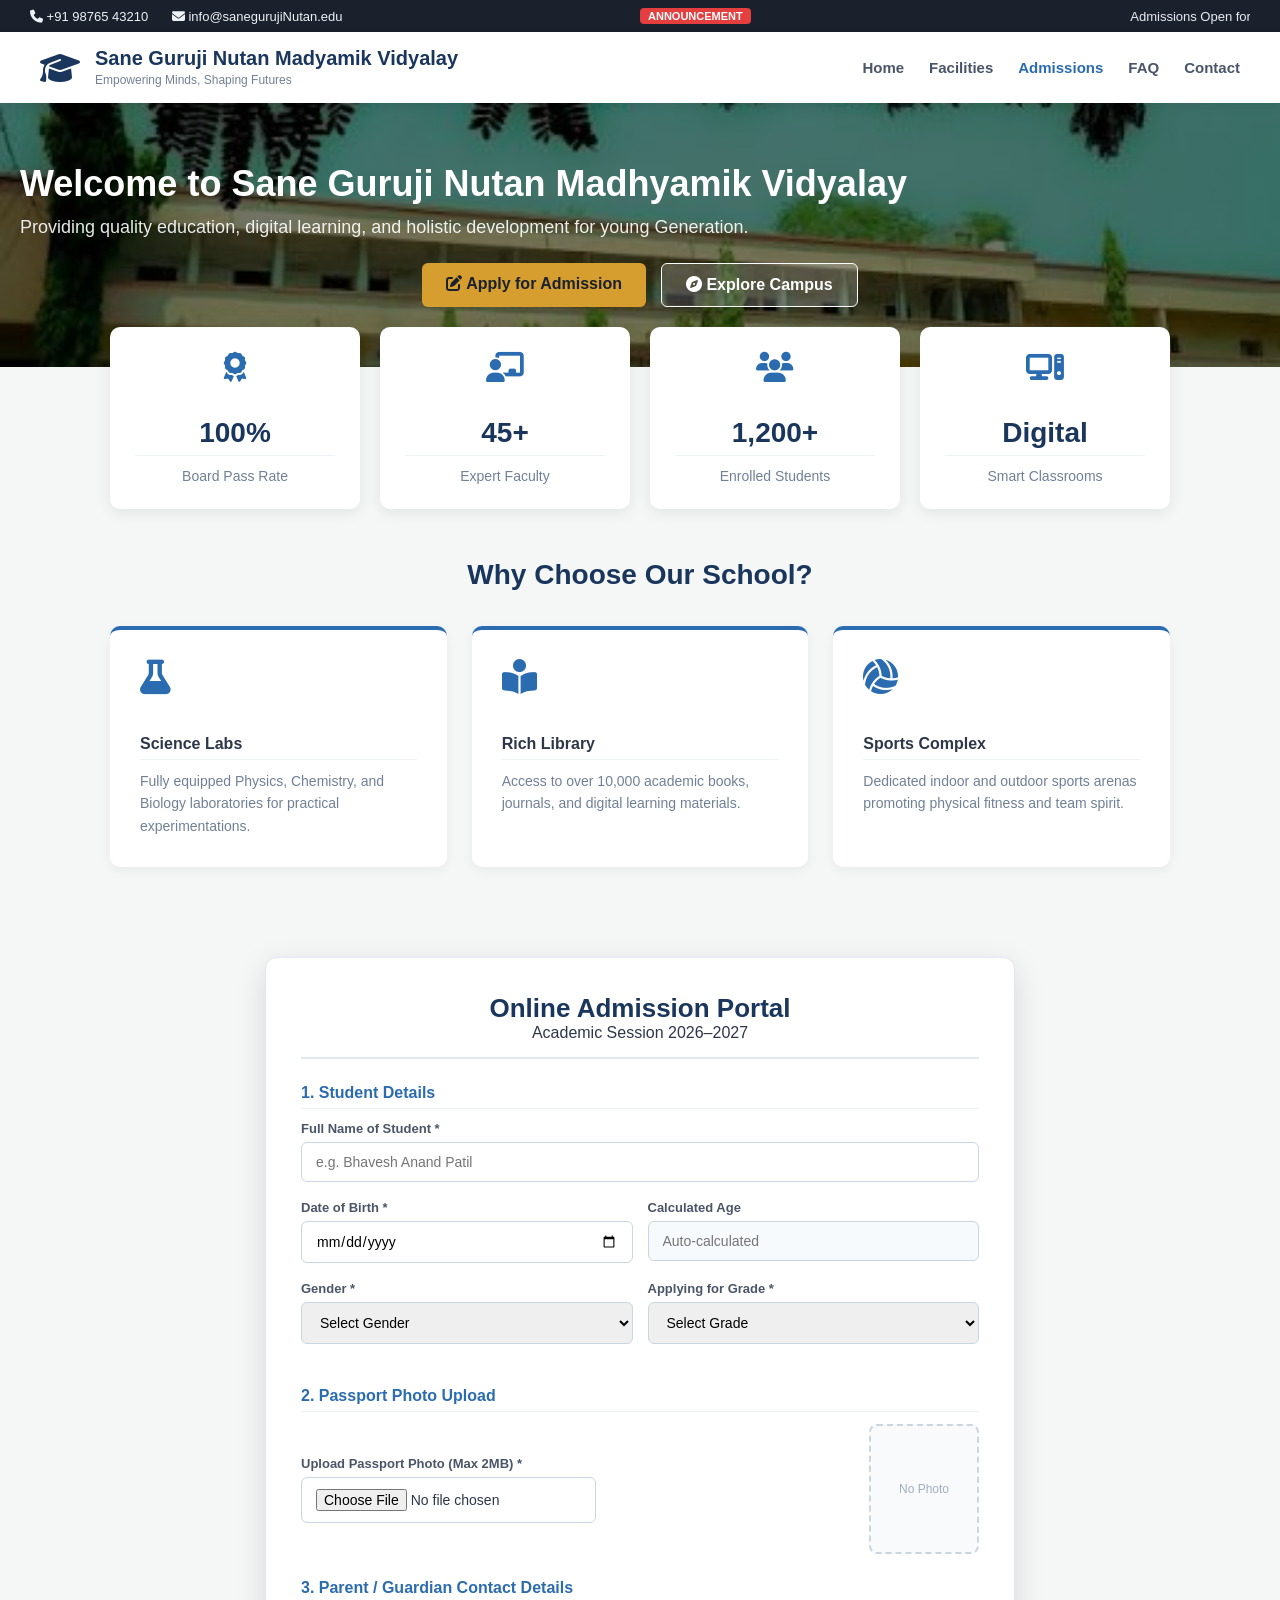
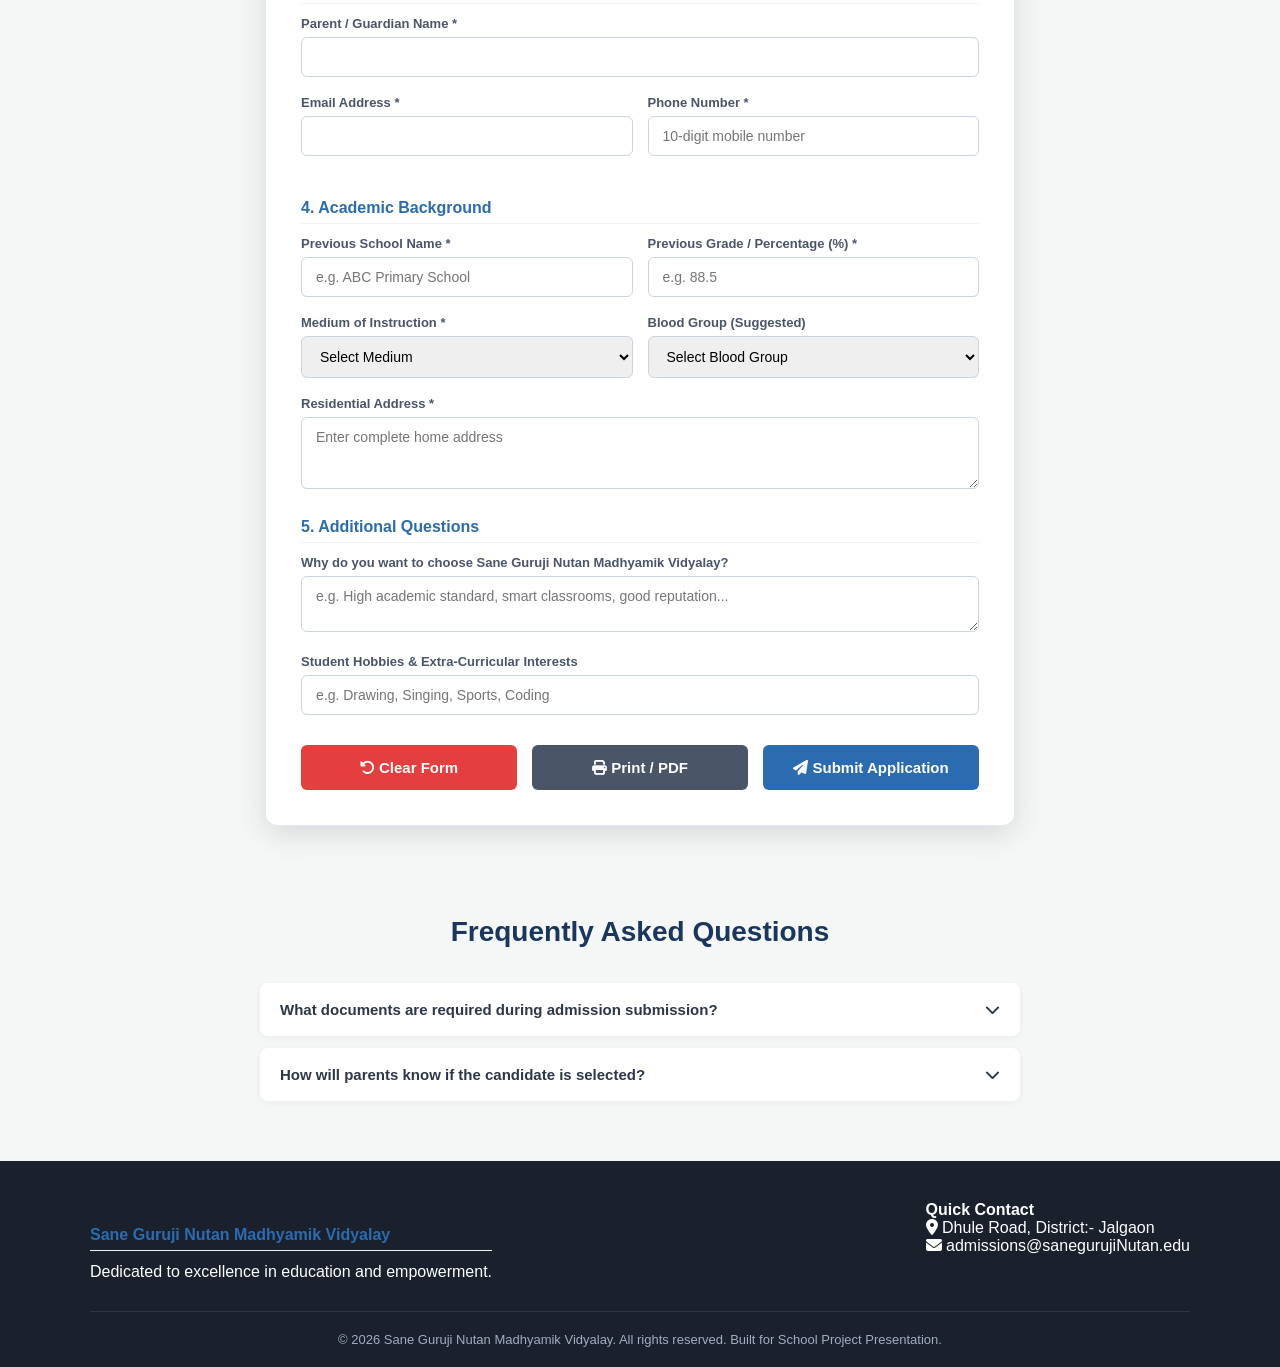
<file: index.html>
<!DOCTYPE html>
<html lang="en">
<head>
    <meta charset="UTF-8">
    <meta name="google-site-verification" content="-11EOL_EZUsiBx2OwKWKr70ZM3AI9AGqqSnEivEmLeU" />
    <title>Sane Guruji Nutan Madhyamik Vidyalay Amalner | Official Portal</title>
    <link rel="stylesheet" href="style.css">
    <!-- Font Awesome Icons -->
    <link rel="stylesheet" href="https://cdnjs.cloudflare.com/ajax/libs/font-awesome/6.4.0/css/all.min.css">
</head>
<body>

    <!-- Top Announcement Bar -->
    <div class="top-bar">
        <div class="top-info">
            <span><i class="fa-solid fa-phone"></i> +91 98765 43210</span>
            <span><i class="fa-solid fa-envelope"></i> info@sanegurujiNutan.edu</span>
        </div>
        <div class="ticker">
            <span class="ticker-badge">ANNOUNCEMENT</span>
            <marquee behavior="scroll" direction="left">Admissions Open for Academic Session 2026–2027! Submit online or visit campus for counseling.</marquee>
        </div>
    </div>

    <!-- Navigation Header -->
    <header class="navbar">
        <div class="logo">
            <i class="fa-solid fa-graduation-cap logo-icon"></i>
            <div>
                <h2>Sane Guruji Nutan Madyamik Vidyalay</h2>
                <small>Empowering Minds, Shaping Futures</small>
            </div>
        </div>
        <nav>
            <ul class="nav-links">
                <li><a href="#home">Home</a></li>
                <li><a href="#facilities">Facilities</a></li>
                <li><a href="#admissions" class="active-link">Admissions</a></li>
                <li><a href="#faq">FAQ</a></li>
                <li><a href="#contact">Contact</a></li>
            </ul>
        </nav>
    </header>

    <!-- Hero Banner Section -->
    <section id="home" class="hero">
        <div class="hero-content">
            <h1>Welcome to Sane Guruji Nutan Madhyamik Vidyalay</h1>
            <p>Providing quality education, digital learning, and holistic development for young Generation.</p>
            <div class="hero-buttons">
                <a href="#admissions" class="btn btn-primary"><i class="fa-solid fa-pen-to-square"></i> Apply for Admission</a>
                <a href="#facilities" class="btn btn-secondary"><i class="fa-solid fa-compass"></i> Explore Campus</a>
            </div>
        </div>
    </section>

    <!-- Key Stats Section -->
    <section class="stats-section">
        <div class="stat-card">
            <i class="fa-solid fa-award"></i>
            <h3>100%</h3>
            <p>Board Pass Rate</p>
        </div>
        <div class="stat-card">
            <i class="fa-solid fa-chalkboard-user"></i>
            <h3>45+</h3>
            <p>Expert Faculty</p>
        </div>
        <div class="stat-card">
            <i class="fa-solid fa-users"></i>
            <h3>1,200+</h3>
            <p>Enrolled Students</p>
        </div>
        <div class="stat-card">
            <i class="fa-solid fa-computer"></i>
            <h3>Digital</h3>
            <p>Smart Classrooms</p>
        </div>
    </section>

    <!-- Facilities Section -->
    <section id="facilities" class="facilities-section">
        <h2 class="section-title">Why Choose Our School?</h2>
        <div class="facility-grid">
            <div class="facility-card">
                <i class="fa-solid fa-flask"></i>
                <h3>Science Labs</h3>
                <p>Fully equipped Physics, Chemistry, and Biology laboratories for practical experimentations.</p>
            </div>
            <div class="facility-card">
                <i class="fa-solid fa-book-open-reader"></i>
                <h3>Rich Library</h3>
                <p>Access to over 10,000 academic books, journals, and digital learning materials.</p>
            </div>
            <div class="facility-card">
                <i class="fa-solid fa-volleyball"></i>
                <h3>Sports Complex</h3>
                <p>Dedicated indoor and outdoor sports arenas promoting physical fitness and team spirit.</p>
            </div>
        </div>
    </section>

    <!-- Interactive Admission Form Portal -->
    <section id="admissions" class="admission-section">
        <div class="form-container" id="formContainer">
            <header class="school-header">
                <h2>Online Admission Portal</h2>
                <p>Academic Session 2026–2027</p>
            </header>

            <form id="admissionForm">
                <h3>1. Student Details</h3>
                
                <div class="input-group">
                    <label for="fullName">Full Name of Student *</label>
                    <input type="text" id="fullName" name="fullName" placeholder="e.g. Bhavesh Anand Patil" required>
                </div>

                <div class="input-row">
                    <div class="input-group">
                        <label for="dob">Date of Birth *</label>
                        <input type="date" id="dob" name="dob" required>
                    </div>
                    
                    <div class="input-group">
                        <label for="calculatedAge">Calculated Age</label>
                        <input type="text" id="calculatedAge" name="age" readonly placeholder="Auto-calculated">
                    </div>
                </div>

                <div class="input-row">
                     <div class="input-group">
                        <label for="gender">Gender *</label>
                        <select id="gender" name="gender" required>
                            <option value="">Select Gender</option>
                            <option value="Female">Female</option>
                            <option value="Male">Male</option>
                            <option value="Other">Other</option>
                        </select>
                    </div>
                    <div class="input-group">
                        <label for="grade">Applying for Grade *</label>
                        <select id="grade" name="grade" required>
                            <option value="">Select Grade</option>
                            <option value="Grade 8">Grade 8</option>
                            <option value="Grade 9">Grade 9</option>
                            <option value="Grade 10">Grade 10</option>
                        </select>
                    </div>
                </div>

                <h3>2. Passport Photo Upload</h3>
                <div class="input-group file-upload-section">
                    <div>
                        <label for="studentPhoto">Upload Passport Photo (Max 2MB) *</label>
                        <input type="file" id="studentPhoto" accept="image/*" required>
                        <input type="hidden" id="photoBase64" name="photoBase64">
                    </div>
                    <div class="preview-container">
                        <img id="photoPreview" alt="Photo Preview">
                        <span id="previewPlaceholder">No Photo</span>
                    </div>
                </div>

                <h3>3. Parent / Guardian Contact Details</h3>
                <div class="input-group">
                    <label for="parentName">Parent / Guardian Name *</label>
                    <input type="text" id="parentName" name="parentName" required>
                </div>

                <div class="input-row">
                    <div class="input-group">
                        <label for="email">Email Address *</label>
                        <input type="email" id="email" name="email" required>
                    </div>

                    <div class="input-group">
                        <label for="phone">Phone Number *</label>
                        <input type="tel" id="phone" name="phone" pattern="[0-9]{10}" placeholder="10-digit mobile number" required>
                    </div>
                </div>
<!-- 4. Academic History & Medium -->
<h3>4. Academic Background</h3>
<div class="input-row">
    <div class="input-group">
        <label for="prevSchool">Previous School Name *</label>
        <input type="text" id="prevSchool" name="prevSchool" placeholder="e.g. ABC Primary School" required>
    </div>
    <div class="input-group">
        <label for="prevPercentage">Previous Grade / Percentage (%) *</label>
        <input type="number" id="prevPercentage" name="prevPercentage" step="0.01" min="0" max="100" placeholder="e.g. 88.5" required>
    </div>
</div>

<div class="input-row">
    <div class="input-group">
        <label for="medium">Medium of Instruction *</label>
        <select id="medium" name="medium" required>
            <option value="">Select Medium</option>
            <option value="Marathi">Marathi</option>
            <option value="Semi-English">Semi-English</option>
            <option value="English">English</option>
        </select>
    </div>
    <div class="input-group">
        <label for="bloodGroup">Blood Group (Suggested)</label>
        <select id="bloodGroup" name="bloodGroup">
            <option value="Not Known">Select Blood Group</option>
            <option value="A+">A+</option>
            <option value="A-">A-</option>
            <option value="B+">B+</option>
            <option value="B-">B-</option>
            <option value="O+">O+</option>
            <option value="O-">O-</option>
            <option value="AB+">AB+</option>
            <option value="AB-">AB-</option>
        </select>
    </div>
</div>

<div class="input-group">
    <label for="studentAddress">Residential Address *</label>
    <textarea id="studentAddress" name="studentAddress" rows="3" placeholder="Enter complete home address" required></textarea>
</div>

<!-- 5. Feedback & Survey Questions -->
<h3>5. Additional Questions</h3>
<div class="input-group">
    <label for="whyChoose">Why do you want to choose Sane Guruji Nutan Madhyamik Vidyalay?</label>
    <textarea id="whyChoose" name="whyChoose" rows="2" placeholder="e.g. High academic standard, smart classrooms, good reputation..."></textarea>
</div>

<div class="input-group">
    <label for="hobbies">Student Hobbies & Extra-Curricular Interests</label>
    <input type="text" id="hobbies" name="hobbies" placeholder="e.g. Drawing, Singing, Sports, Coding">
</div>
                <div id="loader" class="hidden"><i class="fa-solid fa-spinner fa-spin"></i> Submitting your application to Google Sheets...</div>


<!-- End of form button group -->
            <div class="button-group">
                <button type="reset" class="clear-btn" id="clearBtn"><i class="fa-solid fa-rotate-left"></i> Clear Form</button>
                <button type="button" class="print-btn" onclick="window.print()"><i class="fa-solid fa-print"></i> Print / PDF</button>
                <button type="submit" class="submit-btn" id="submitBtn"><i class="fa-solid fa-paper-plane"></i> Submit Application</button>
            </div>

    </form> 

        <!-- Upgraded Submission Confirmation Card -->
        <div id="successMessage" class="hidden success-card">
            <div class="success-header">
                <i class="fa-solid fa-circle-check success-icon"></i>
                <h2>Application Submitted Successfully!</h2>
                <p>Thank you for applying to Sane Guruji Nutan Madhyamik Vidyalay.</p>
            </div>

            <div class="receipt-box">
                <p><strong>Reference Number:</strong> <span id="appIdDisplay" class="highlight-id"></span></p>
                <p><strong>Status:</strong> <span class="badge-status">Under Review</span></p>
                <p><strong>Next Steps:</strong> Please bring original documents to the school office for verification.</p>
            </div>

            <div class="success-actions">
                <button onclick="window.print()" class="print-btn"><i class="fa-solid fa-print"></i> Print Receipt</button>
                <button onclick="resetFormView()" class="submit-btn"><i class="fa-solid fa-plus"></i> New Application</button>
            </div>
        </div> 

    </div> 
</section>

    <!-- FAQ Accordion Section -->
    <section id="faq" class="faq-section">
        <h2 class="section-title">Frequently Asked Questions</h2>
        <div class="faq-container">
            <div class="faq-item">
                <button class="faq-question">What documents are required during admission submission? <i class="fa-solid fa-chevron-down"></i></button>
                <div class="faq-answer">
                    <p>You need a copy of the Birth Certificate, previous school Transfer Certificate (TC), recent mark sheet, and 2 passport-size photographs.</p>
                </div>
            </div>
            <div class="faq-item">
                <button class="faq-question">How will parents know if the candidate is selected? <i class="fa-solid fa-chevron-down"></i></button>
                <div class="faq-answer">
                    <p>After reviewing online form submissions, the school administration will contact parents directly via SMS and Email within 3 working days.</p>
                </div>
            </div>
        </div>
    </section>

    <!-- Footer -->
    <footer id="contact">
        <div class="footer-content">
            <div>
                <h3>Sane Guruji Nutan Madhyamik Vidyalay</h3>
                <p>Dedicated to excellence in education and empowerment.</p>
            </div>
            <div>
                <h4>Quick Contact</h4>
                <p><i class="fa-solid fa-location-dot"></i> Dhule Road, District:- Jalgaon</p>
                <p><i class="fa-solid fa-envelope"></i> admissions@sanegurujiNutan.edu</p>
            </div>
        </div>
        <div class="footer-bottom">
            <p>© 2026 Sane Guruji Nutan Madhyamik Vidyalay. All rights reserved. Built for School Project Presentation.</p>
        </div>
    </footer>

    <script src="script.js"></script>
</body>
</html>
</file>
<file: style.css>
* {
    box-sizing: border-box;
    margin: 0;
    padding: 0;
    font-family: 'Segoe UI', Tahoma, Geneva, Verdana, sans-serif;
    scroll-behavior: smooth;
}

body {
    background-color: #f4f7f6;
    color: #2d3748;
}

/* Top Announcement Bar */
.top-bar {
    background-color: #1a202c;
    color: #edf2f7;
    display: flex;
    justify-content: space-between;
    align-items: center;
    padding: 8px 30px;
    font-size: 13px;
}

.top-info span { margin-right: 20px; }

.ticker {
    display: flex;
    align-items: center;
    width: 50%;
}

.ticker-badge {
    background-color: #e53e3e;
    color: white;
    padding: 2px 8px;
    border-radius: 4px;
    font-weight: bold;
    font-size: 11px;
    margin-right: 10px;
    white-space: nowrap;
}

/* Navbar */
.navbar {
    background: #ffffff;
    display: flex;
    justify-content: space-between;
    align-items: center;
    padding: 15px 40px;
    box-shadow: 0 2px 10px rgba(0,0,0,0.08);
    position: sticky;
    top: 0;
    z-index: 1000;
}

.logo { display: flex; align-items: center; gap: 15px; }
.logo-icon { font-size: 32px; color: #1a365d; }
.logo h2 { font-size: 20px; color: #1a365d; }
.logo small { color: #718096; font-size: 12px; }

.nav-links { display: flex; list-style: none; gap: 25px; }
.nav-links a { text-decoration: none; color: #4a5568; font-weight: 600; font-size: 15px; transition: 0.2s; }
.nav-links a:hover, .active-link { color: #2b6cb0 !important; }

.hero-content {
    background: linear-gradient(rgba(0, 0, 0, 0.55), rgba(0, 0, 0, 0.55)), url('Nutan.jpg');
    background-size: cover;
    background-position: center;
    background-repeat: no-repeat;
    color: white; /* Keeps text white over the photo */
    padding: 60px 20px;
}

.hero-content h1 { font-size: 36px; margin-bottom: 12px; }
.hero-content p { font-size: 18px; margin-bottom: 25px; opacity: 0.9; }

.hero-buttons { display: flex; gap: 15px; justify-content: center; }
.btn { text-decoration: none; padding: 12px 24px; border-radius: 6px; font-weight: bold; transition: 0.3s; }
.btn-primary { background: #d69e2e; color: #1a202c; }
.btn-primary:hover { background: #b7791f; color: white; }
.btn-secondary { background: rgba(255, 255, 255, 0.2); color: white; border: 1px solid white; }
.btn-secondary:hover { background: white; color: #1a365d; }

/* Stats Counter */
.stats-section {
    display: grid;
    grid-template-columns: repeat(auto-fit, minmax(200px, 1fr));
    gap: 20px;
    max-width: 1100px;
    margin: -40px auto 40px auto;
    padding: 0 20px;
    position: relative;
    z-index: 10;
}

.stat-card {
    background: white;
    padding: 25px;
    border-radius: 10px;
    text-align: center;
    box-shadow: 0 4px 15px rgba(0,0,0,0.08);
}

.stat-card i { font-size: 30px; color: #2b6cb0; margin-bottom: 10px; }
.stat-card h3 { font-size: 28px; color: #1a365d; }
.stat-card p { color: #718096; font-size: 14px; }

/* Facilities */
.facilities-section { max-width: 1100px; margin: 50px auto; padding: 0 20px; }
.section-title { text-align: center; font-size: 28px; color: #1a365d; margin-bottom: 35px; }

.facility-grid { display: grid; grid-template-columns: repeat(auto-fit, minmax(280px, 1fr)); gap: 25px; }
.facility-card { background: white; padding: 30px; border-radius: 10px; border-top: 4px solid #2b6cb0; box-shadow: 0 4px 12px rgba(0,0,0,0.05); }
.facility-card i { font-size: 35px; color: #2b6cb0; margin-bottom: 15px; }
.facility-card h3 { margin-bottom: 10px; color: #2d3748; }
.facility-card p { color: #718096; font-size: 14px; line-height: 1.6; }

/* Admission Form Portal */
.admission-section { padding: 40px 20px; display: flex; justify-content: center; }

.form-container {
    background: #ffffff;
    max-width: 750px;
    width: 100%;
    padding: 35px;
    border-radius: 12px;
    box-shadow: 0 8px 30px rgba(0, 0, 0, 0.12);
    border: 1px solid #e2e8f0;
}

.school-header { text-align: center; border-bottom: 2px solid #e2e8f0; padding-bottom: 15px; margin-bottom: 25px; }
.school-header h2 { color: #1a365d; font-size: 26px; }

h3 { color: #2b6cb0; font-size: 16px; margin: 25px 0 12px 0; border-bottom: 1px solid #edf2f7; padding-bottom: 6px; }

.input-group { margin-bottom: 18px; }
.input-row { display: flex; gap: 15px; }
.input-row .input-group { flex: 1; }

label { display: block; font-size: 13px; font-weight: 600; color: #4a5568; margin-bottom: 6px; }
input, select { width: 100%; padding: 11px 14px; border: 1px solid #cbd5e0; border-radius: 6px; font-size: 14px; }
input[readonly] { background-color: #f7fafc; color: #718096; }

/* Photo Upload Frame */
.file-upload-section { display: flex; align-items: center; justify-content: space-between; gap: 20px; }
.preview-container {
    width: 110px;
    height: 130px;
    border: 2px dashed #cbd5e0;
    border-radius: 8px;
    display: flex;
    align-items: center;
    justify-content: center;
    overflow: hidden;
    background-color: #f8fafc;
    position: relative;
}
#photoPreview { width: 100%; height: 100%; object-fit: cover; display: none; }
#previewPlaceholder { font-size: 12px; color: #a0aec0; }

/* Buttons */
.button-group { display: flex; gap: 15px; margin-top: 30px; }
button { flex: 1; padding: 14px; font-size: 15px; font-weight: bold; border: none; border-radius: 6px; cursor: pointer; transition: 0.3s; }
.submit-btn { background-color: #2b6cb0; color: white; }
.submit-btn:hover { background-color: #1a365d; }
.print-btn { background-color: #4a5568; color: white; }
.print-btn:hover { background-color: #2d3748; }

.hidden { display: none !important; }
#loader { text-align: center; color: #2b6cb0; font-weight: bold; margin-top: 20px; }

#successMessage { text-align: center; padding: 30px; }
.success-icon { font-size: 50px; color: #38a169; margin-bottom: 15px; }
.app-id { margin: 15px 0; font-size: 16px; color: #2d3748; }

/* FAQ Accordion */
.faq-section { max-width: 800px; margin: 50px auto; padding: 0 20px; }
.faq-item { background: white; border-radius: 8px; margin-bottom: 12px; box-shadow: 0 2px 6px rgba(0,0,0,0.04); overflow: hidden; }
.faq-question { width: 100%; text-align: left; background: none; padding: 18px 20px; font-weight: 600; color: #2d3748; display: flex; justify-content: space-between; align-items: center; }
.faq-answer { padding: 0 20px 18px 20px; display: none; color: #718096; font-size: 14px; line-height: 1.6; }

/* Footer */
footer { background: #1a202c; color: white; padding: 40px 20px 20px 20px; margin-top: 60px; }
.footer-content { max-width: 1100px; margin: 0 auto; display: flex; justify-content: space-between; gap: 40px; flex-wrap: wrap; padding-bottom: 30px; border-bottom: 1px solid #2d3748; }
.footer-bottom { text-align: center; padding-top: 20px; font-size: 13px; color: #a0aec0; }

/* Print Rules */
@media print {
    .top-bar, .navbar, .hero, .stats-section, .facilities-section, .faq-section, footer, .button-group, #loader, input[type="file"] { display: none !important; }
    body { background: white; }
    .form-container { box-shadow: none; border: none; padding: 0; max-width: 100%; }
}/* Textarea & Clear Button Styling */
textarea {
    width: 100%;
    padding: 11px 14px;
    border: 1px solid #cbd5e0;
    border-radius: 6px;
    font-size: 14px;
    resize: vertical;
}

.clear-btn {
    background-color: #e53e3e;
    color: white;
}
.clear-btn:hover {
    background-color: #c53030;
}

/* Enhanced Success Card */
.success-card {
    background: #f0fff4;
    border: 2px solid #38a169;
    border-radius: 12px;
    padding: 30px;
    text-align: center;
}

.receipt-box {
    background: #ffffff;
    border: 1px dashed #cbd5e0;
    border-radius: 8px;
    padding: 20px;
    margin: 20px 0;
    text-align: left;
}

.highlight-id {
    color: #2b6cb0;
    font-size: 18px;
}

.badge-status {
    background-color: #feebc8;
    color: #c05621;
    padding: 3px 10px;
    border-radius: 12px;
    font-size: 12px;
    font-weight: bold;
}

.success-actions {
    display: flex;
    gap: 15px;
    margin-top: 20px;
}
</file>
